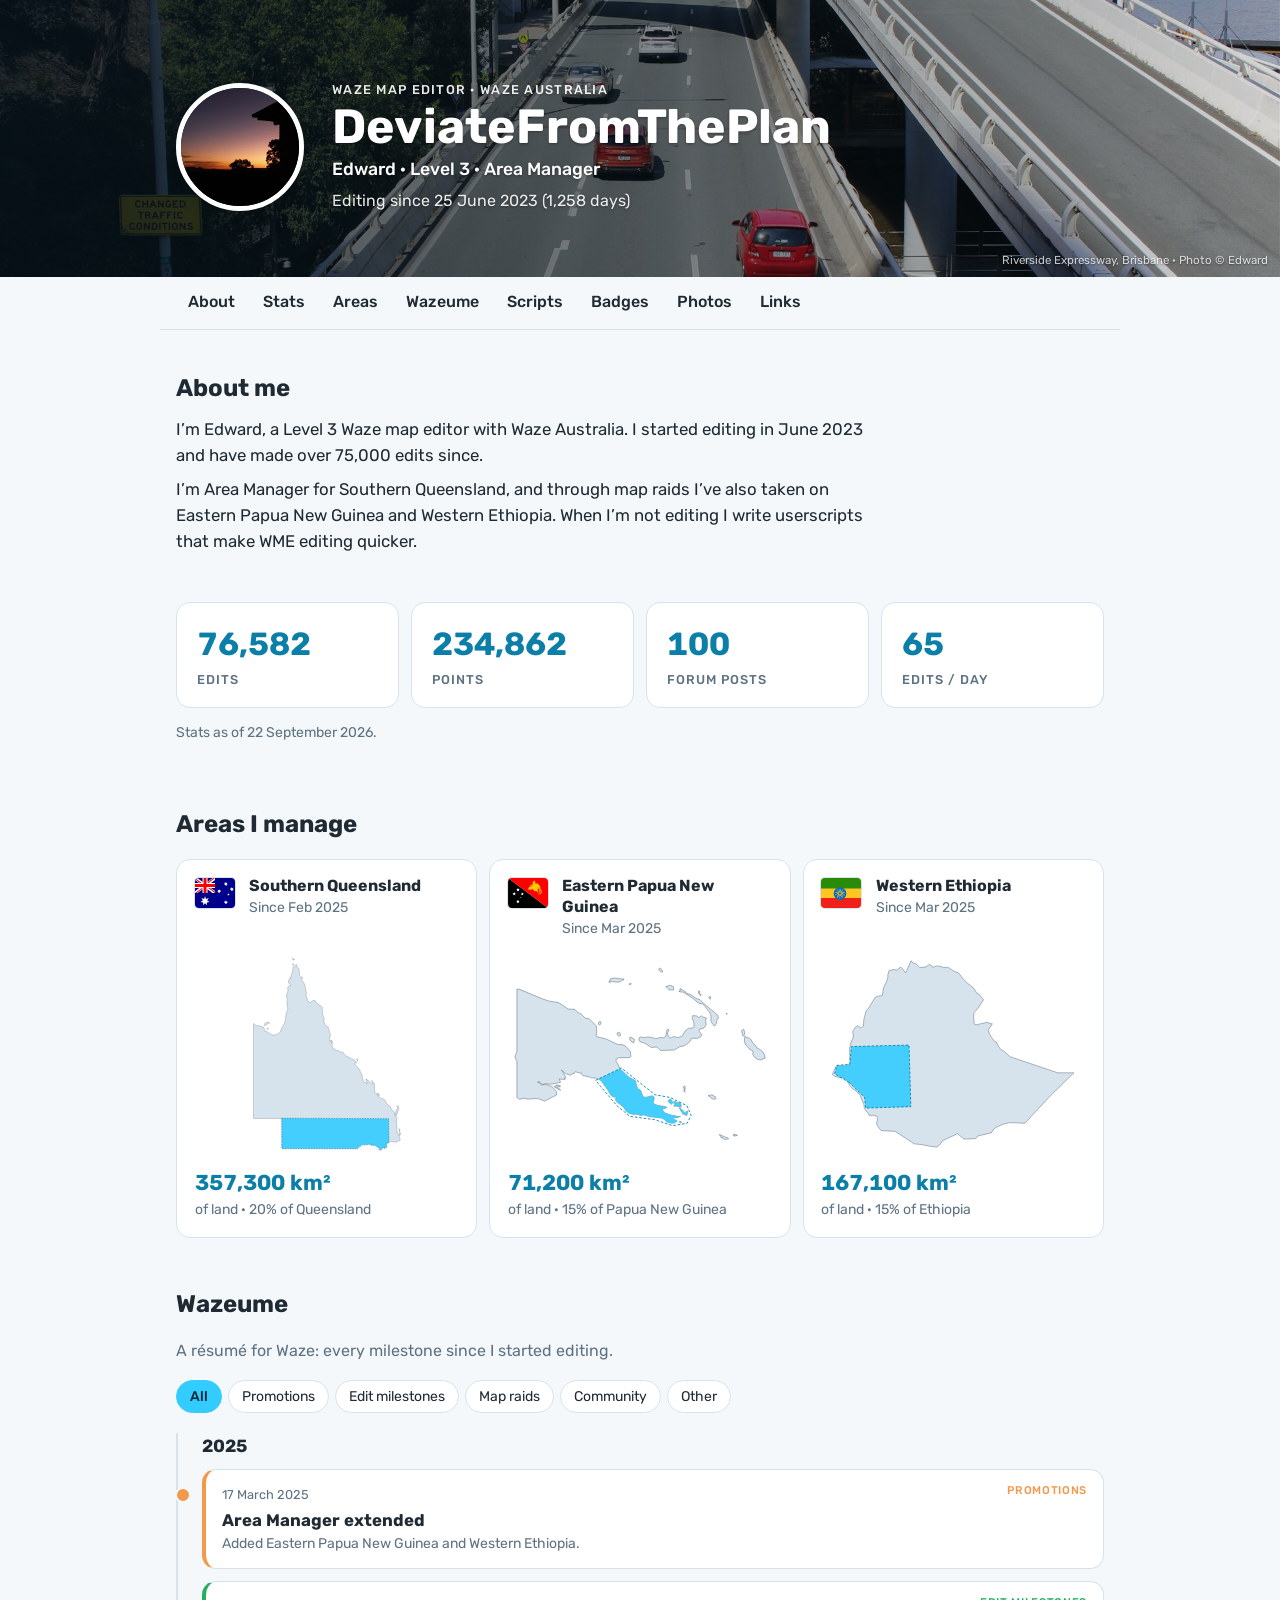
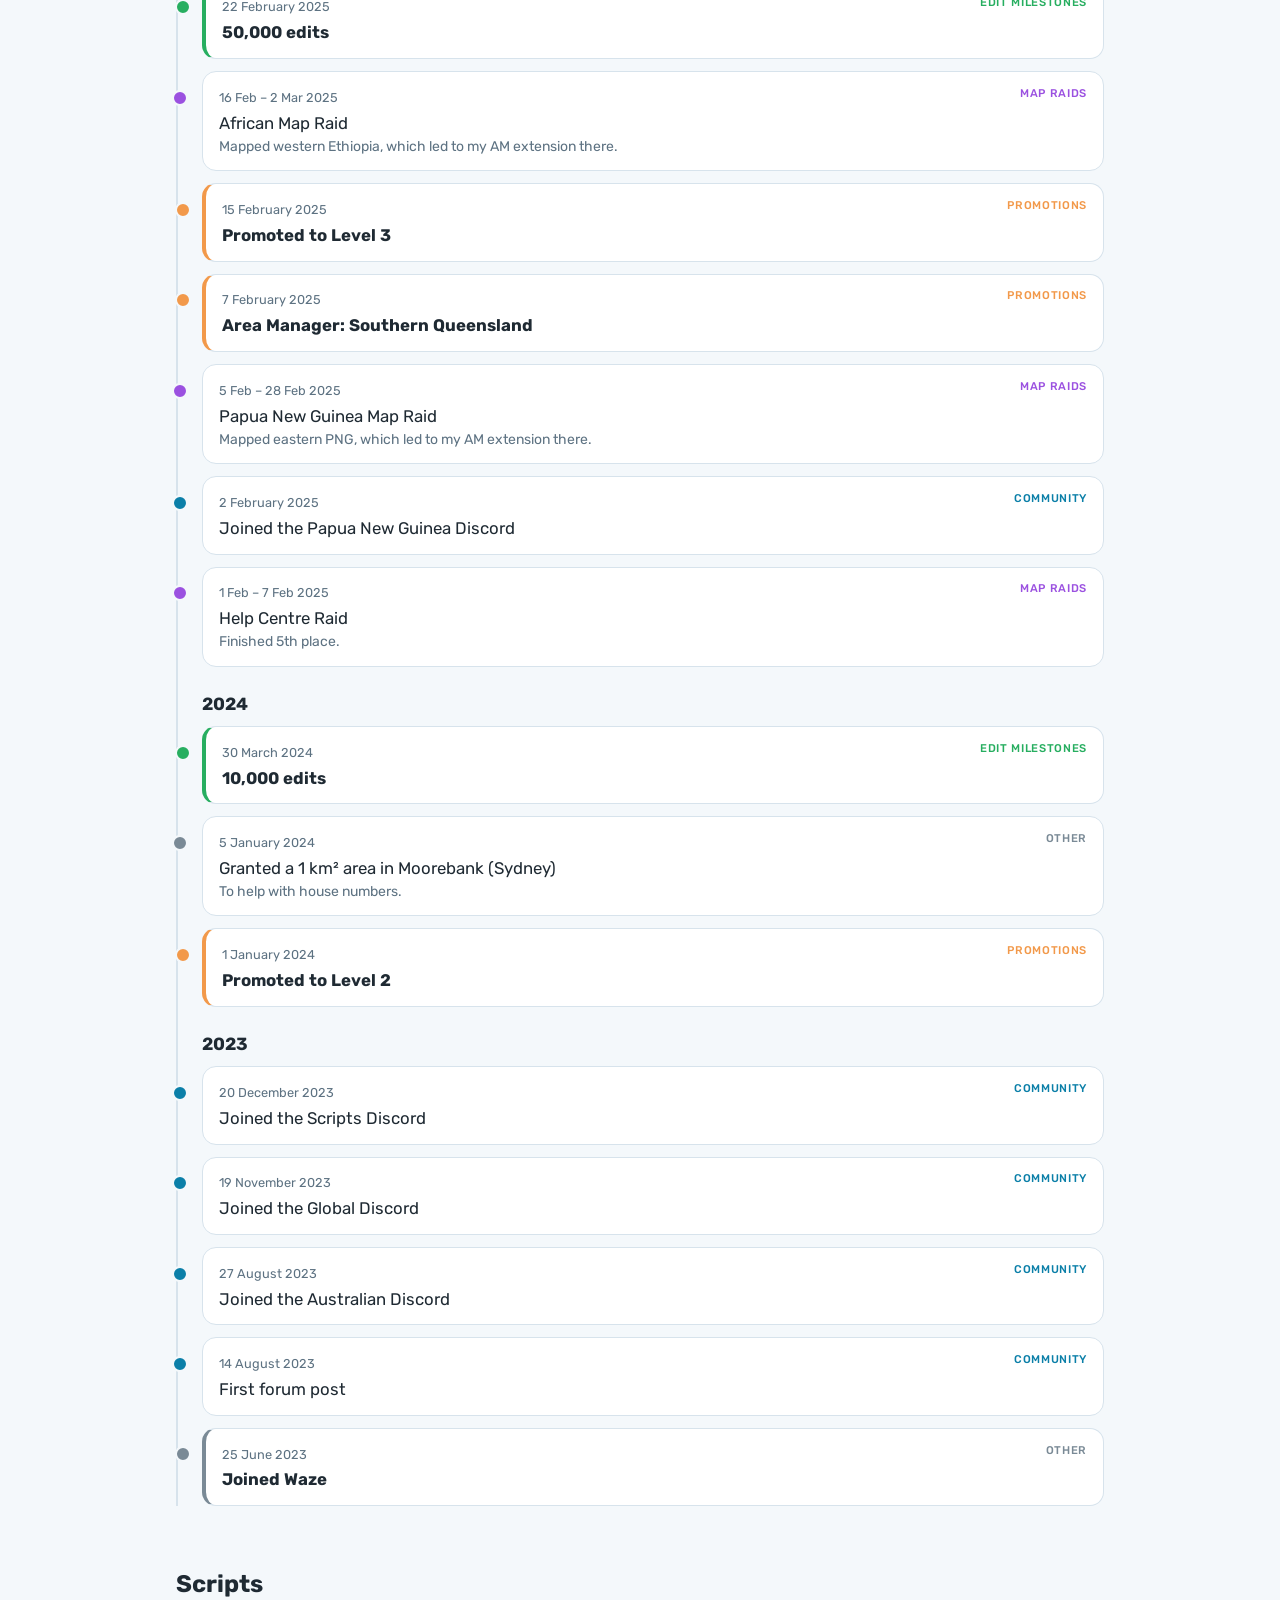
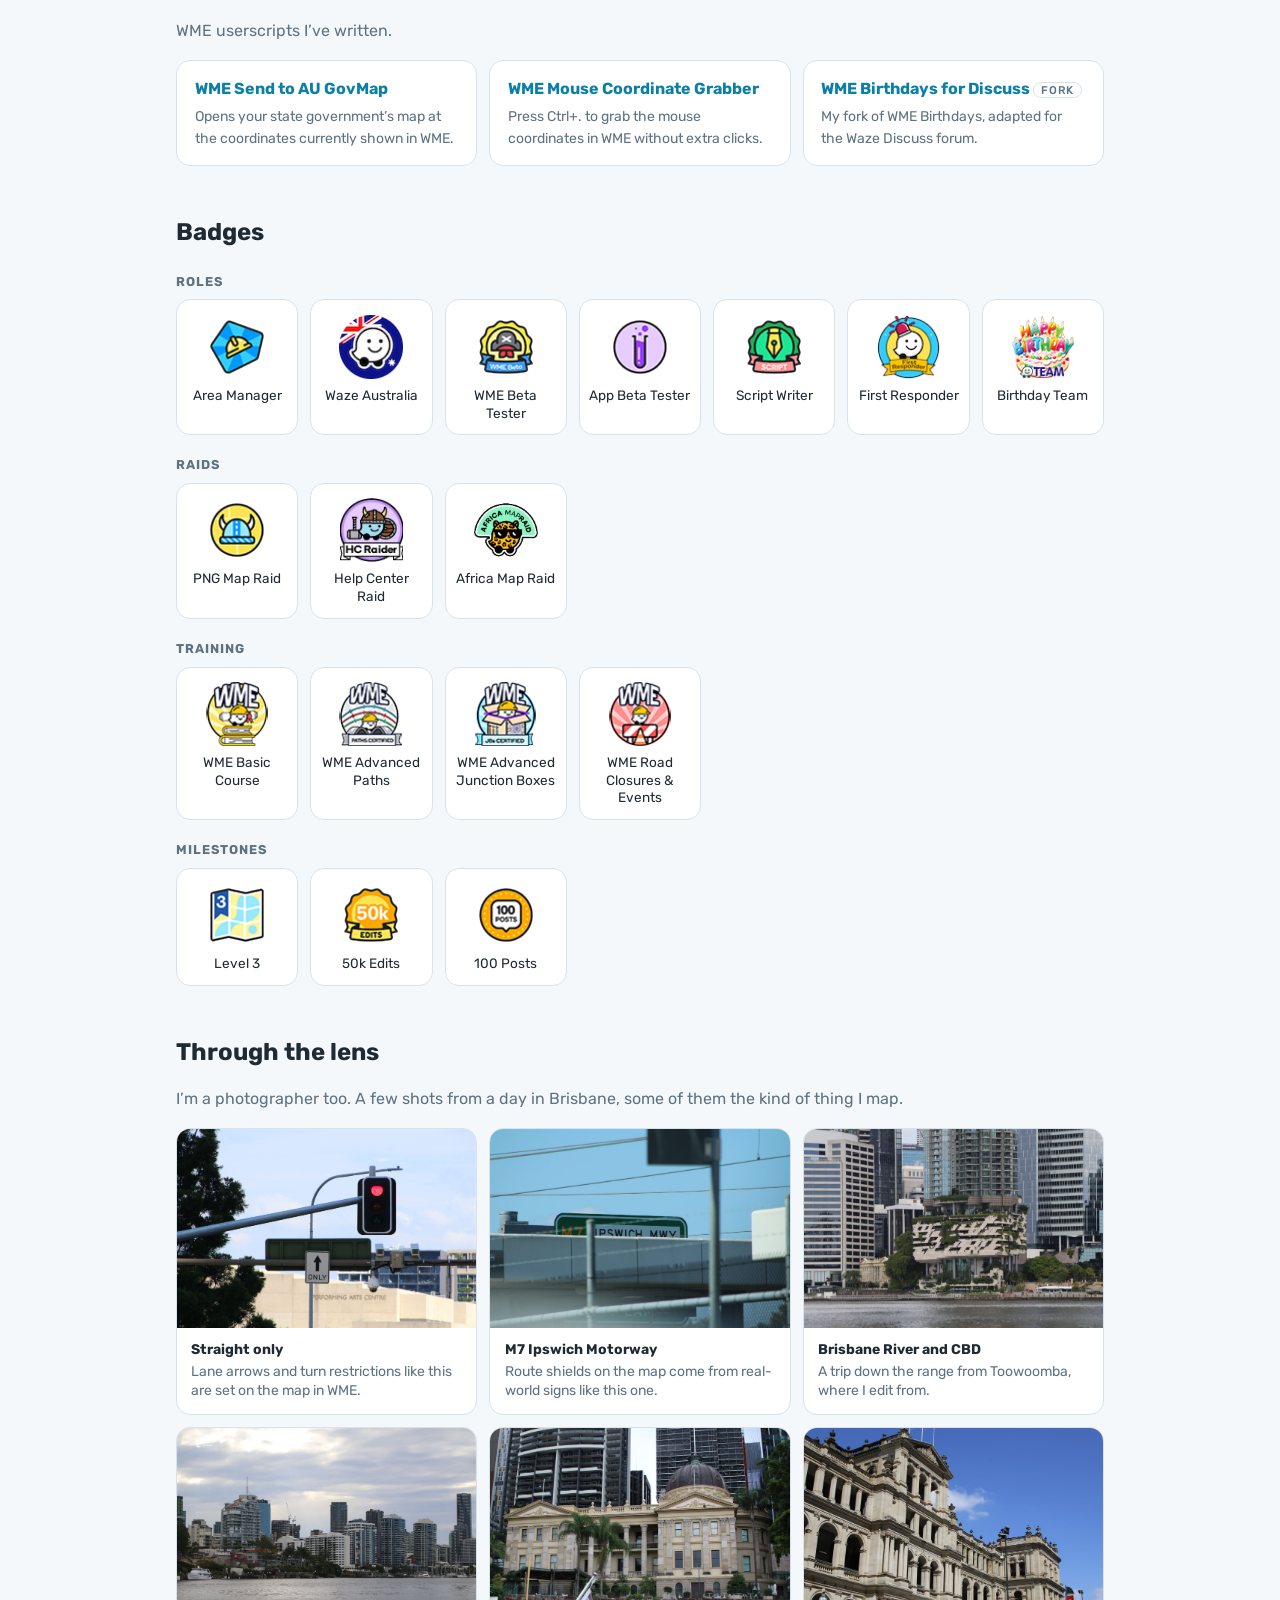
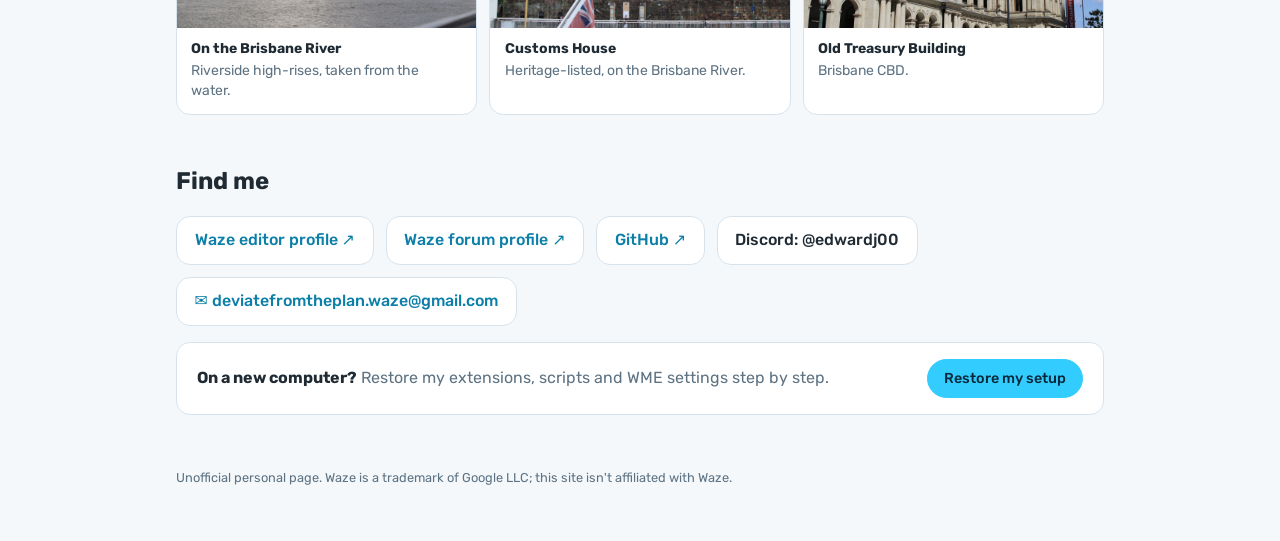
<file: index.html>
<!DOCTYPE html>
<html lang="en">
<head>
  <meta charset="utf-8">
  <meta name="viewport" content="width=device-width, initial-scale=1">
  <title>DeviateFromThePlan · Waze Map Editor</title>
  <meta name="description" content="Waze map editing profile of DeviateFromThePlan: Level 3 editor and Area Manager with Waze Australia.">
  <link rel="icon" href="assets/avatar.jpg">
  <link rel="preconnect" href="https://fonts.googleapis.com">
  <link rel="preconnect" href="https://fonts.gstatic.com" crossorigin>
  <link href="https://fonts.googleapis.com/css2?family=Rubik:wght@400;500;700&display=swap" rel="stylesheet">
  <link rel="stylesheet" href="style.css">
</head>
<body>
  <header class="hero">
    <div class="wrap hero-inner">
      <img class="avatar" src="assets/avatar.jpg" alt="Sunset silhouette of a roofline and gum trees">
      <div>
        <p class="eyebrow">Waze Map Editor · <span data-bind="team"></span></p>
        <h1 data-bind="username"></h1>
        <p class="sub"><span data-bind="realName"></span> · Level <span data-bind="level"></span> · Area Manager</p>
        <p class="since">Editing since <span data-bind="joinedLong"></span> (<span data-bind="daysEditing"></span> days)</p>
      </div>
    </div>
    <p class="photo-credit">Riverside Expressway, Brisbane · Photo © Edward</p>
  </header>

  <nav class="wrap nav">
    <a href="#about">About</a>
    <a href="#stats">Stats</a>
    <a href="#areas">Areas</a>
    <a href="#wazeume">Wazeume</a>
    <a href="#scripts">Scripts</a>
    <a href="#badges">Badges</a>
    <a href="#photos">Photos</a>
    <a href="#links">Links</a>
  </nav>

  <main class="wrap">
    <section id="about">
      <h2>About me</h2>
      <div class="bio" id="bio"></div>
    </section>

    <section id="stats">
      <div class="stats" id="stats-grid"></div>
      <div class="activity" id="activity" hidden></div>
      <p class="muted small" id="stats-note"></p>
    </section>

    <section id="areas">
      <h2>Areas I manage</h2>
      <div class="areas" id="areas-list"></div>
    </section>

    <section id="wazeume">
      <h2>Wazeume</h2>
      <p class="muted">A résumé for Waze: every milestone since I started editing.</p>
      <div class="filters" id="filters"></div>
      <ol class="timeline" id="timeline"></ol>
    </section>

    <section id="scripts">
      <h2>Scripts</h2>
      <p class="muted">WME userscripts I’ve written.</p>
      <div class="scripts" id="scripts-list"></div>
    </section>

    <section id="badges">
      <h2>Badges</h2>
      <div id="badge-groups"></div>
    </section>

    <section id="photos">
      <h2>Through the lens</h2>
      <p class="muted">I’m a photographer too. A few shots from a day in Brisbane, some of them the kind of thing I map.</p>
      <div class="gallery" id="gallery"></div>
    </section>

    <section id="links">
      <h2>Find me</h2>
      <ul class="links" id="links-list"></ul>
      <div class="setup-cta">
        <div><strong>On a new computer?</strong> <span class="muted">Restore my extensions, scripts and WME settings step by step.</span></div>
        <a class="btn" href="setup.html">Restore my setup</a>
      </div>
    </section>
  </main>

  <footer class="wrap footer">
    <p>Unofficial personal page. Waze is a trademark of Google LLC; this site isn't affiliated with Waze.</p>
  </footer>

  <script src="data.js"></script>
  <script src="assets/geo.js"></script>
  <script src="script.js"></script>
</body>
</html>
</file>
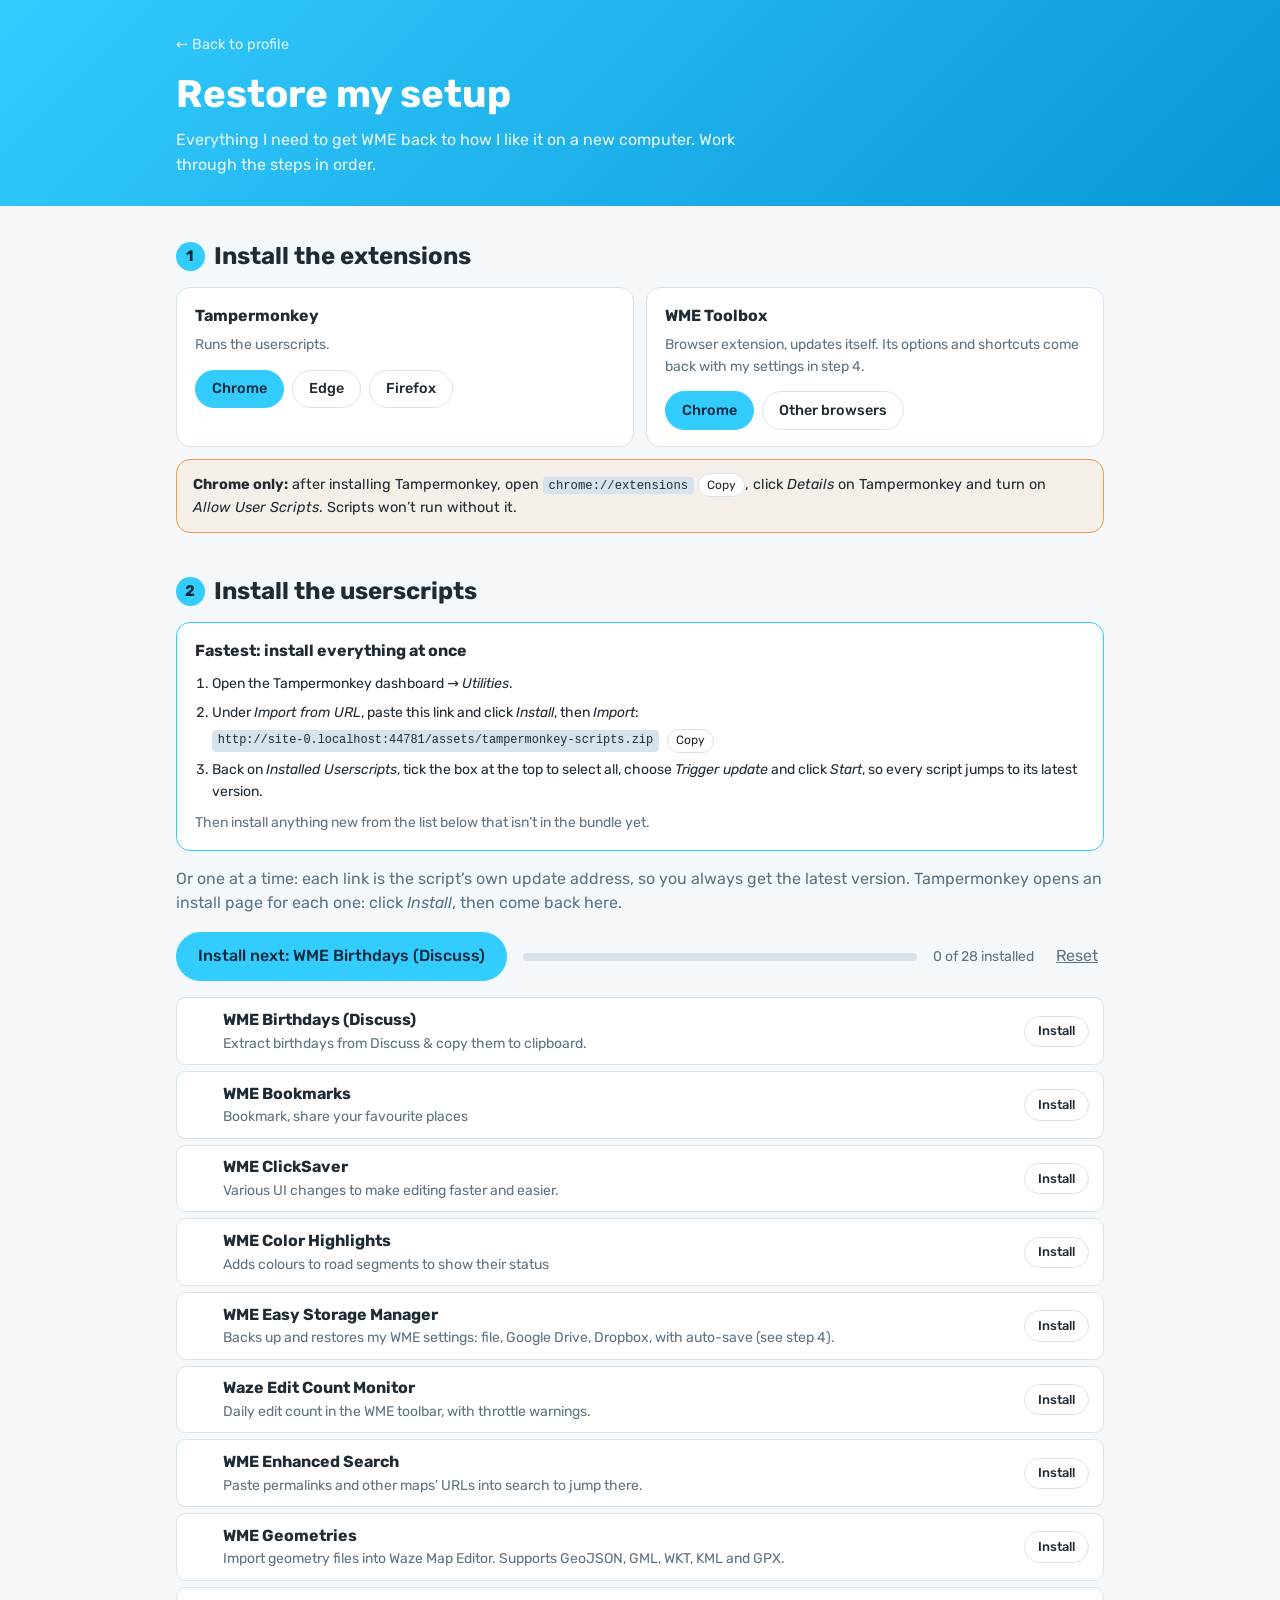
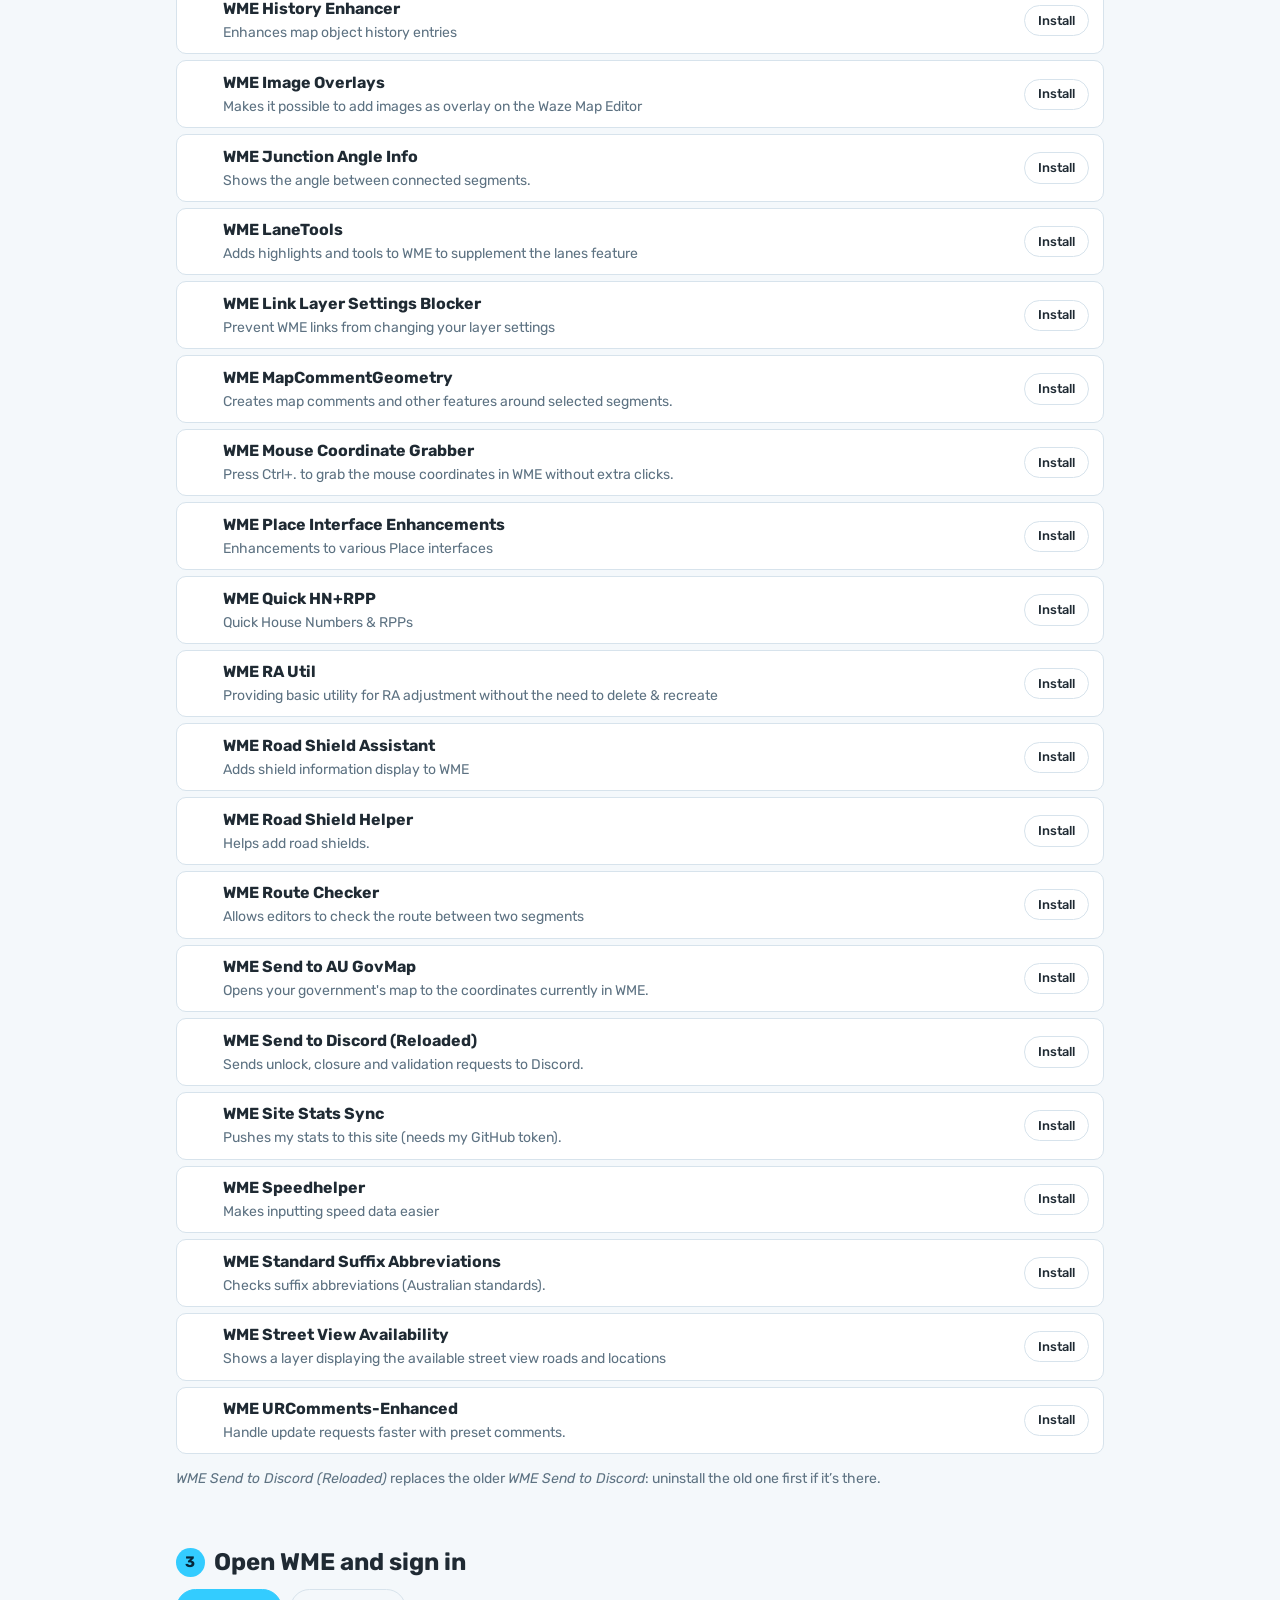
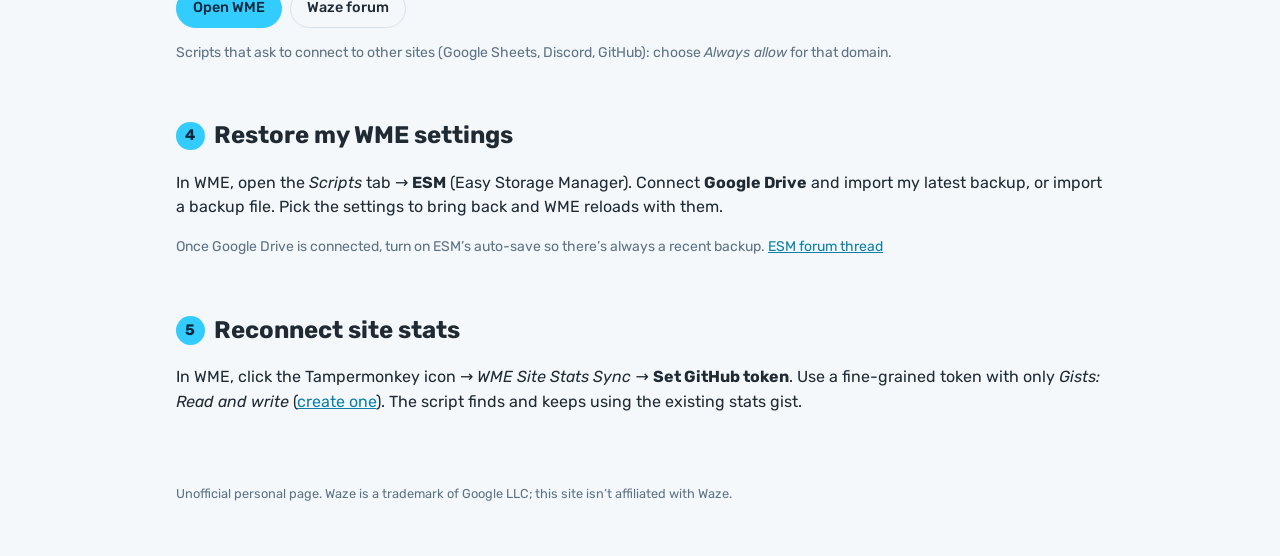
<file: setup.html>
<!DOCTYPE html>
<html lang="en">
<head>
  <meta charset="utf-8">
  <meta name="viewport" content="width=device-width, initial-scale=1">
  <title>Restore My Setup · DeviateFromThePlan</title>
  <meta name="description" content="Step-by-step restore of my Waze Map Editor setup on a new computer: extensions, userscripts and settings.">
  <link rel="icon" href="assets/avatar.jpg">
  <link rel="preconnect" href="https://fonts.googleapis.com">
  <link rel="preconnect" href="https://fonts.gstatic.com" crossorigin>
  <link href="https://fonts.googleapis.com/css2?family=Rubik:wght@400;500;700&display=swap" rel="stylesheet">
  <link rel="stylesheet" href="style.css">
</head>
<body>
  <header class="setup-head">
    <div class="wrap">
      <a class="back" href="./">← Back to profile</a>
      <h1>Restore my setup</h1>
      <p>Everything I need to get WME back to how I like it on a new computer. Work through the steps in order.</p>
    </div>
  </header>

  <main class="wrap setup">
    <section class="step">
      <h2><span class="step-no">1</span> Install the extensions</h2>
      <div class="tiles">
        <div class="tile">
          <strong>Tampermonkey</strong>
          <span class="muted small">Runs the userscripts.</span>
          <div class="tile-links">
            <a class="btn" href="https://chromewebstore.google.com/detail/tampermonkey/dhdgffkkebhmkfjojejmpbldmpobfkfo" target="_blank" rel="noopener">Chrome</a>
            <a class="btn btn-ghost" href="https://microsoftedge.microsoft.com/addons/detail/tampermonkey/iikmkjmpaadaobahmlepeloendndfphd" target="_blank" rel="noopener">Edge</a>
            <a class="btn btn-ghost" href="https://addons.mozilla.org/firefox/addon/tampermonkey/" target="_blank" rel="noopener">Firefox</a>
          </div>
        </div>
        <div class="tile">
          <strong>WME Toolbox</strong>
          <span class="muted small">Browser extension, updates itself. Its options and shortcuts come back with my settings in step 4.</span>
          <div class="tile-links">
            <a class="btn" href="https://chromewebstore.google.com/detail/wme-toolbox/ihebciailciabdiknfomleeccodkdejn" target="_blank" rel="noopener">Chrome</a>
            <a class="btn btn-ghost" href="https://www.waze.com/wiki/USA/Scripts/WME_Toolbox" target="_blank" rel="noopener">Other browsers</a>
          </div>
        </div>
      </div>
      <div class="note">
        <strong>Chrome only:</strong> after installing Tampermonkey, open <code>chrome://extensions</code>
        <button class="copy" data-copy="chrome://extensions" type="button">Copy</button>,
        click <em>Details</em> on Tampermonkey and turn on <em>Allow User Scripts</em>. Scripts won’t run without it.
      </div>
    </section>

    <section class="step">
      <h2><span class="step-no">2</span> Install the userscripts</h2>
      <div class="tile fast">
        <strong>Fastest: install everything at once</strong>
        <ol class="small">
          <li>Open the Tampermonkey dashboard → <em>Utilities</em>.</li>
          <li>Under <em>Import from URL</em>, paste this link and click <em>Install</em>, then <em>Import</em>:
            <div class="copy-row"><code id="bundle-url"></code><button class="copy" data-copy-from="bundle-url" type="button">Copy</button></div></li>
          <li>Back on <em>Installed Userscripts</em>, tick the box at the top to select all, choose <em>Trigger update</em> and click <em>Start</em>, so every script jumps to its latest version.</li>
        </ol>
        <span class="muted small">Then install anything new from the list below that isn’t in the bundle yet.</span>
      </div>
      <p class="muted">Or one at a time: each link is the script’s own update address, so you always get the latest version. Tampermonkey opens an install page for each one: click <em>Install</em>, then come back here.</p>
      <div class="installer">
        <button class="btn btn-big" id="install-next" type="button">Install next script</button>
        <div class="progress"><div class="progress-bar" id="progress-bar"></div></div>
        <span class="muted small" id="progress-text"></span>
        <button class="linkish small" id="reset-progress" type="button">Reset</button>
      </div>
      <ol class="script-list" id="script-list"></ol>
      <p class="muted small"><em>WME Send to Discord (Reloaded)</em> replaces the older <em>WME Send to Discord</em>: uninstall the old one first if it’s there.</p>
    </section>

    <section class="step">
      <h2><span class="step-no">3</span> Open WME and sign in</h2>
      <div class="tile-links">
        <a class="btn" href="https://www.waze.com/en-AU/editor" target="_blank" rel="noopener">Open WME</a>
        <a class="btn btn-ghost" href="https://www.waze.com/discuss/" target="_blank" rel="noopener">Waze forum</a>
      </div>
      <p class="muted small">Scripts that ask to connect to other sites (Google Sheets, Discord, GitHub): choose <em>Always allow</em> for that domain.</p>
    </section>

    <section class="step">
      <h2><span class="step-no">4</span> Restore my WME settings</h2>
      <p>In WME, open the <em>Scripts</em> tab → <strong>ESM</strong> (Easy Storage Manager). Connect <strong>Google Drive</strong> and import my latest backup,
        or import a backup file. Pick the settings to bring back and WME reloads with them.</p>
      <p class="muted small">Once Google Drive is connected, turn on ESM’s auto-save so there’s always a recent backup.
        <a href="https://www.waze.com/discuss/t/340514" target="_blank" rel="noopener">ESM forum thread</a></p>
    </section>

    <section class="step">
      <h2><span class="step-no">5</span> Reconnect site stats</h2>
      <p>In WME, click the Tampermonkey icon → <em>WME Site Stats Sync</em> → <strong>Set GitHub token</strong>. Use a fine-grained token with only <em>Gists: Read and write</em>
        (<a href="https://github.com/settings/personal-access-tokens/new" target="_blank" rel="noopener">create one</a>). The script finds and keeps using the existing stats gist.</p>
    </section>
  </main>

  <footer class="wrap footer">
    <p>Unofficial personal page. Waze is a trademark of Google LLC; this site isn’t affiliated with Waze.</p>
  </footer>

  <script src="setup-data.js"></script>
  <script src="setup.js"></script>
</body>
</html>
</file>
<file: style.css>
:root {
  --bg: #f4f8fb;
  --surface: #ffffff;
  --text: #1f2a33;
  --muted: #5d7282;
  --line: #d7e3ec;
  --accent: #33ccff;
  --accent-ink: #0b7fa8;
  --hero-a: #33ccff;
  --hero-b: #0a96d6;
  --promotion: #f2994a;
  --edits: #27ae60;
  --raid: #9b51e0;
  --community: #0b7fa8;
  --other: #7a8a96;
  --radius: 14px;
}
@media (prefers-color-scheme: dark) {
  :root {
    --bg: #11171c;
    --surface: #1a232b;
    --text: #e6eef4;
    --muted: #93a7b6;
    --line: #2b3a46;
    --accent-ink: #5fd6ff;
    --hero-a: #0f5f82;
    --hero-b: #0a3a52;
    --community: #5fd6ff;
  }
}

* { box-sizing: border-box; }
html { scroll-behavior: smooth; }
body {
  margin: 0;
  background: var(--bg);
  color: var(--text);
  font: 16px/1.55 "Rubik", system-ui, -apple-system, "Segoe UI", sans-serif;
}
a { color: var(--accent-ink); }
.wrap { max-width: 960px; margin: 0 auto; padding: 0 16px; }
.muted { color: var(--muted); }
.small { font-size: 0.875rem; }
h2 { font-size: 1.5rem; margin: 0 0 0.5rem; }
h3 { font-size: 0.8rem; text-transform: uppercase; letter-spacing: 0.08em; color: var(--muted); margin: 1.25rem 0 0.5rem; }
section { padding: 2.5rem 0 0.5rem; scroll-margin-top: 60px; }

/* Hero */
.hero {
  position: relative;
  /* Dark wash, strongest behind the text on the left, so it stays readable over the photo. */
  background:
    linear-gradient(90deg, rgba(6, 18, 26, 0.82) 0%, rgba(6, 18, 26, 0.55) 45%, rgba(6, 18, 26, 0.15) 100%),
    url("assets/banner.jpg") center 60% / cover no-repeat,
    var(--hero-b);
  color: #fff;
  padding: 5rem 0 4rem;
  text-shadow: 0 1px 3px rgba(0, 0, 0, 0.35);
}
.photo-credit {
  position: absolute; right: 12px; bottom: 8px; margin: 0;
  font-size: 0.72rem; opacity: 0.75; text-shadow: 0 1px 2px rgba(0, 0, 0, 0.6);
}
.hero-inner { display: flex; align-items: center; gap: 1.75rem; }
.avatar {
  width: 128px; height: 128px; flex: none;
  border-radius: 50%;
  border: 5px solid #fff;
  box-shadow: 0 8px 24px rgba(0, 0, 0, 0.18);
}
.eyebrow { margin: 0; text-transform: uppercase; letter-spacing: 0.1em; font-size: 0.8rem; font-weight: 500; opacity: 0.9; }
.hero h1 { margin: 0.1rem 0; font-size: clamp(1.8rem, 6vw, 3rem); line-height: 1.1; overflow-wrap: anywhere; }
.sub { margin: 0; font-size: 1.1rem; font-weight: 500; }
.since { margin: 0.35rem 0 0; opacity: 0.9; }

/* Nav */
.nav {
  position: sticky; top: 0; z-index: 5;
  display: flex; gap: 0.25rem; overflow-x: auto;
  background: var(--bg);
  border-bottom: 1px solid var(--line);
  padding-top: 0.5rem; padding-bottom: 0.5rem;
}
.nav { scrollbar-width: none; }
.nav::-webkit-scrollbar { display: none; }
.nav a {
  text-decoration: none; color: var(--text); font-weight: 500;
  padding: 0.35rem 0.75rem; border-radius: 999px; white-space: nowrap;
}
.nav a:hover { background: var(--surface); }

/* Bio */
.bio p { margin: 0.5rem 0 0; max-width: 65ch; font-size: 1.05rem; }

/* Stats */
.stats { display: grid; grid-template-columns: repeat(4, 1fr); gap: 12px; }
@media (max-width: 720px) { .stats { grid-template-columns: repeat(2, 1fr); } }
.stat {
  background: var(--surface); border: 1px solid var(--line); border-radius: var(--radius);
  padding: 1.1rem 1.25rem;
}
.stat-value { font-size: 2rem; font-weight: 700; color: var(--accent-ink); font-variant-numeric: tabular-nums; }
.stat-label { color: var(--muted); font-size: 0.8rem; text-transform: uppercase; letter-spacing: 0.08em; font-weight: 500; }

/* Activity chart */
.activity {
  margin-top: 12px; background: var(--surface); border: 1px solid var(--line);
  border-radius: var(--radius); padding: 1rem 1.25rem;
}
.activity-head { display: flex; justify-content: space-between; gap: 1rem; font-weight: 500; font-size: 0.9rem; margin-bottom: 0.75rem; }
.bars { display: flex; align-items: flex-end; gap: 2px; height: 96px; }
.bars span { flex: 1; min-width: 1px; background: var(--accent); border-radius: 2px 2px 0 0; opacity: 0.85; }
.bars span:hover { opacity: 1; background: var(--accent-ink); }
.activity-axis { display: flex; justify-content: space-between; font-size: 0.75rem; margin-top: 0.4rem; }

/* Areas */
.areas { display: grid; grid-template-columns: repeat(auto-fit, minmax(240px, 1fr)); gap: 12px; margin-top: 1rem; }
.area {
  display: flex; flex-direction: column; gap: 0.75rem;
  background: var(--surface); border: 1px solid var(--line); border-radius: var(--radius);
  padding: 1rem 1.1rem;
}
.area-head { display: flex; gap: 0.9rem; align-items: flex-start; min-height: 4.1rem; } /* room for a 2-line name */
.flag-slot { flex: none; margin-top: 2px; line-height: 0; }
.flag { width: 40px; height: 30px; border-radius: 4px; box-shadow: 0 0 0 1px var(--line); } /* 4:3 like emoji flags */
.area-name { font-weight: 700; line-height: 1.3; }
.area-map-wrap { height: 200px; display: flex; align-items: center; justify-content: center; }
.area-map { width: 100%; height: 100%; }
.area-map .region { fill: var(--line); stroke: var(--muted); stroke-width: 0.6; stroke-linejoin: round; }
.area-map .mine { fill: var(--accent); fill-opacity: 0.9; stroke: none; }
.area-map .mine-outline { fill: none; stroke: var(--accent-ink); stroke-width: 1; stroke-dasharray: 3 2; stroke-linejoin: round; }
.area-stat { margin-top: auto; }
.area-km { font-size: 1.35rem; font-weight: 700; color: var(--accent-ink); font-variant-numeric: tabular-nums; }

/* Filters */
.filters { display: flex; flex-wrap: wrap; gap: 0.4rem; margin: 1rem 0 1.25rem; }
.filters button {
  font: inherit; font-size: 0.875rem; cursor: pointer;
  border: 1px solid var(--line); background: var(--surface); color: var(--text);
  padding: 0.3rem 0.8rem; border-radius: 999px;
}
.filters button[aria-pressed="true"] { background: var(--accent); border-color: var(--accent); color: #06283a; font-weight: 500; }

/* Timeline */
.timeline { list-style: none; margin: 0; padding: 0 0 0 1.5rem; border-left: 2px solid var(--line); }
.timeline .year {
  font-weight: 700; font-size: 1.1rem; margin: 1.5rem 0 0.5rem -1.5rem;
  padding-left: 1.5rem; position: relative;
}
.timeline .year:first-child { margin-top: 0; }
.event {
  position: relative; background: var(--surface); border: 1px solid var(--line);
  border-radius: var(--radius); padding: 0.8rem 1rem; margin-bottom: 0.75rem;
  --c: var(--other);
}
.event::before {
  content: ""; position: absolute; left: calc(-1.5rem - 7px); top: 1.1rem;
  width: 12px; height: 12px; border-radius: 50%;
  background: var(--c); border: 2px solid var(--bg);
}
.event.major { border-left: 4px solid var(--c); }
.event.major .event-title { font-weight: 700; }
.event time { font-size: 0.8rem; color: var(--muted); }
.event-title { font-size: 1.05rem; }
.event .tag {
  position: absolute; top: 0.8rem; right: 1rem;
  font-size: 0.7rem; text-transform: uppercase; letter-spacing: 0.06em; font-weight: 500; color: var(--c);
}
.t-promotion { --c: var(--promotion); }
.t-edits { --c: var(--edits); }
.t-raid { --c: var(--raid); }
.t-community { --c: var(--community); }
.t-other { --c: var(--other); }

/* Scripts */
.scripts { display: grid; grid-template-columns: repeat(auto-fit, minmax(260px, 1fr)); gap: 12px; margin-top: 1rem; }
.script {
  display: block; text-decoration: none; color: var(--text);
  background: var(--surface); border: 1px solid var(--line); border-radius: var(--radius);
  padding: 1rem 1.1rem;
}
.script:hover { border-color: var(--accent); }
.script-name { font-weight: 700; color: var(--accent-ink); margin-bottom: 0.25rem; }
.fork {
  font-size: 0.7rem; font-weight: 500; text-transform: uppercase; letter-spacing: 0.06em;
  color: var(--muted); border: 1px solid var(--line); border-radius: 999px; padding: 0.05rem 0.45rem; vertical-align: middle;
}

/* Badges */
.badges { list-style: none; padding: 0; margin: 0; display: grid; grid-template-columns: repeat(auto-fill, minmax(112px, 1fr)); gap: 12px; }
.badge {
  display: flex; flex-direction: column; align-items: center; gap: 0.5rem; text-align: center;
  background: var(--surface); border: 1px solid var(--line); border-radius: var(--radius);
  padding: 0.9rem 0.5rem 0.75rem; font-size: 0.85rem; line-height: 1.3;
}
.badge img { width: 64px; height: 64px; object-fit: contain; }

/* Photos */
.gallery { display: grid; grid-template-columns: repeat(auto-fill, minmax(260px, 1fr)); gap: 12px; margin-top: 1rem; }
.photo {
  margin: 0; background: var(--surface); border: 1px solid var(--line); border-radius: var(--radius); overflow: hidden;
  display: flex; flex-direction: column;
}
.photo a { display: block; line-height: 0; overflow: hidden; }
.photo img { width: 100%; aspect-ratio: 3 / 2; object-fit: cover; transition: transform 0.3s ease; }
.photo a:hover img { transform: scale(1.03); }
.photo figcaption { padding: 0.7rem 0.9rem 0.85rem; display: flex; flex-direction: column; gap: 0.15rem; font-size: 0.875rem; line-height: 1.4; }
@media (prefers-reduced-motion: reduce) { .photo img { transition: none; } }

/* Buttons */
.btn {
  display: inline-flex; align-items: center; gap: 0.4rem; text-decoration: none; cursor: pointer;
  font: inherit; font-weight: 500; font-size: 0.9rem; border-radius: 999px; padding: 0.45rem 1rem;
  background: var(--accent); color: #06283a; border: 1px solid var(--accent);
}
.btn:hover { filter: brightness(1.08); }
.btn:disabled { opacity: 0.55; cursor: default; filter: none; }
.btn-ghost { background: transparent; color: var(--text); border-color: var(--line); }
.btn-ghost:hover { border-color: var(--accent); filter: none; }
.btn-sm { padding: 0.3rem 0.8rem; font-size: 0.8rem; }
.btn-big { padding: 0.7rem 1.3rem; font-size: 1rem; }
.linkish { background: none; border: 0; color: var(--muted); cursor: pointer; text-decoration: underline; font: inherit; }

/* Restore-setup link on the profile */
.setup-cta {
  display: flex; align-items: center; justify-content: space-between; gap: 1rem; flex-wrap: wrap;
  margin-top: 1rem; padding: 1rem 1.25rem; background: var(--surface);
  border: 1px solid var(--line); border-radius: var(--radius);
}

/* Restore-setup page */
.setup-head { background: linear-gradient(135deg, var(--hero-a), var(--hero-b)); color: #fff; padding: 2rem 0 1.75rem; }
.setup-head h1 { margin: 0.5rem 0 0.25rem; font-size: clamp(1.6rem, 5vw, 2.4rem); }
.setup-head p { margin: 0; opacity: 0.9; max-width: 60ch; }
.back { color: #fff; opacity: 0.85; text-decoration: none; font-size: 0.9rem; }
.back:hover { opacity: 1; text-decoration: underline; }
.step { padding-top: 2rem; }
.step h2 { display: flex; align-items: center; gap: 0.6rem; }
.step-no {
  display: inline-grid; place-items: center; width: 1.8rem; height: 1.8rem; border-radius: 50%;
  background: var(--accent); color: #06283a; font-size: 0.95rem; flex: none;
}
.tiles { display: grid; grid-template-columns: repeat(auto-fit, minmax(260px, 1fr)); gap: 12px; margin-top: 0.75rem; }
.tile {
  display: flex; flex-direction: column; gap: 0.35rem; padding: 1rem 1.1rem;
  background: var(--surface); border: 1px solid var(--line); border-radius: var(--radius);
}
.tile-links { display: flex; flex-wrap: wrap; gap: 0.5rem; margin-top: 0.5rem; }
.note {
  margin-top: 12px; padding: 0.8rem 1rem; border-radius: var(--radius); font-size: 0.9rem;
  border: 1px solid var(--promotion); background: color-mix(in srgb, var(--promotion) 10%, transparent);
}
code { font-size: 0.85em; padding: 0.1rem 0.35rem; border-radius: 4px; background: var(--line); }
.copy { font: inherit; font-size: 0.75rem; padding: 0.1rem 0.5rem; border-radius: 999px; border: 1px solid var(--line); background: var(--surface); color: var(--text); cursor: pointer; }
.tile.fast { margin: 0.75rem 0 1rem; border-color: var(--accent); }
.tile.fast ol { margin: 0.25rem 0 0.25rem 1.1rem; padding: 0; display: grid; gap: 0.4rem; }
.copy-row { display: flex; align-items: center; gap: 0.5rem; margin-top: 0.35rem; flex-wrap: wrap; }
.copy-row code { overflow-wrap: anywhere; }
.installer { display: flex; align-items: center; gap: 0.75rem 1rem; flex-wrap: wrap; margin: 1rem 0; }
.progress { flex: 1 1 160px; height: 8px; background: var(--line); border-radius: 999px; overflow: hidden; }
.progress-bar { height: 100%; width: 0; background: var(--edits); transition: width 0.3s ease; }
.script-list { list-style: none; padding: 0; margin: 0; display: grid; gap: 6px; }
.script-row {
  display: flex; align-items: center; gap: 0.75rem; padding: 0.6rem 0.9rem;
  background: var(--surface); border: 1px solid var(--line); border-radius: 10px;
}
.script-row.done { opacity: 0.65; }
.tick { width: 1.2rem; color: var(--edits); font-weight: 700; flex: none; text-align: center; }
.script-info { flex: 1; display: flex; flex-direction: column; min-width: 0; }
.script-info .small { overflow-wrap: anywhere; }

/* Links */
.links { list-style: none; padding: 0; display: flex; flex-wrap: wrap; gap: 0.75rem; }
.links a, .links span {
  display: inline-block; text-decoration: none; font-weight: 500;
  background: var(--surface); border: 1px solid var(--line); border-radius: var(--radius);
  padding: 0.7rem 1.1rem;
}
.links a:hover { border-color: var(--accent); }

.footer { padding-top: 2rem; padding-bottom: 2.5rem; color: var(--muted); font-size: 0.8rem; }

@media (max-width: 560px) {
  .hero-inner { flex-direction: column; text-align: center; }
  .avatar { width: 104px; height: 104px; }
  .event .tag { position: static; display: block; margin-top: 0.35rem; }
}
</file>
